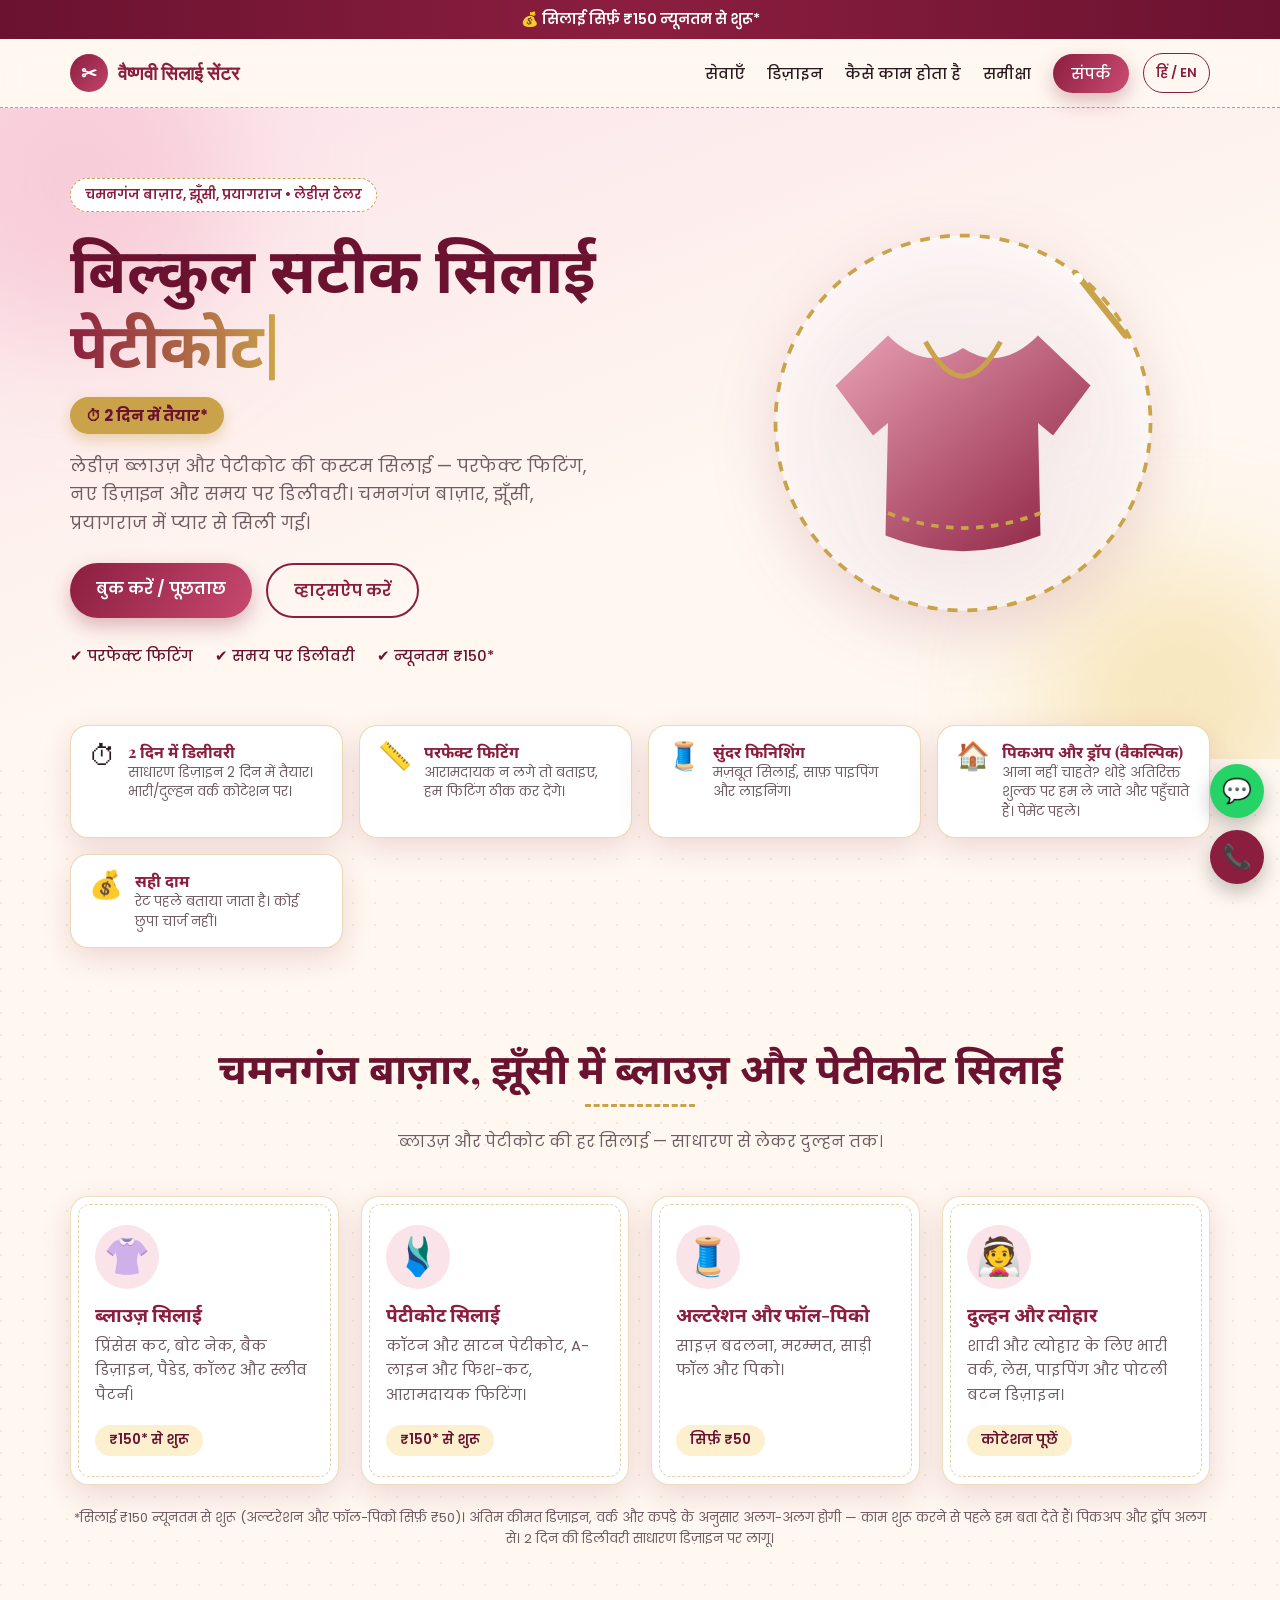
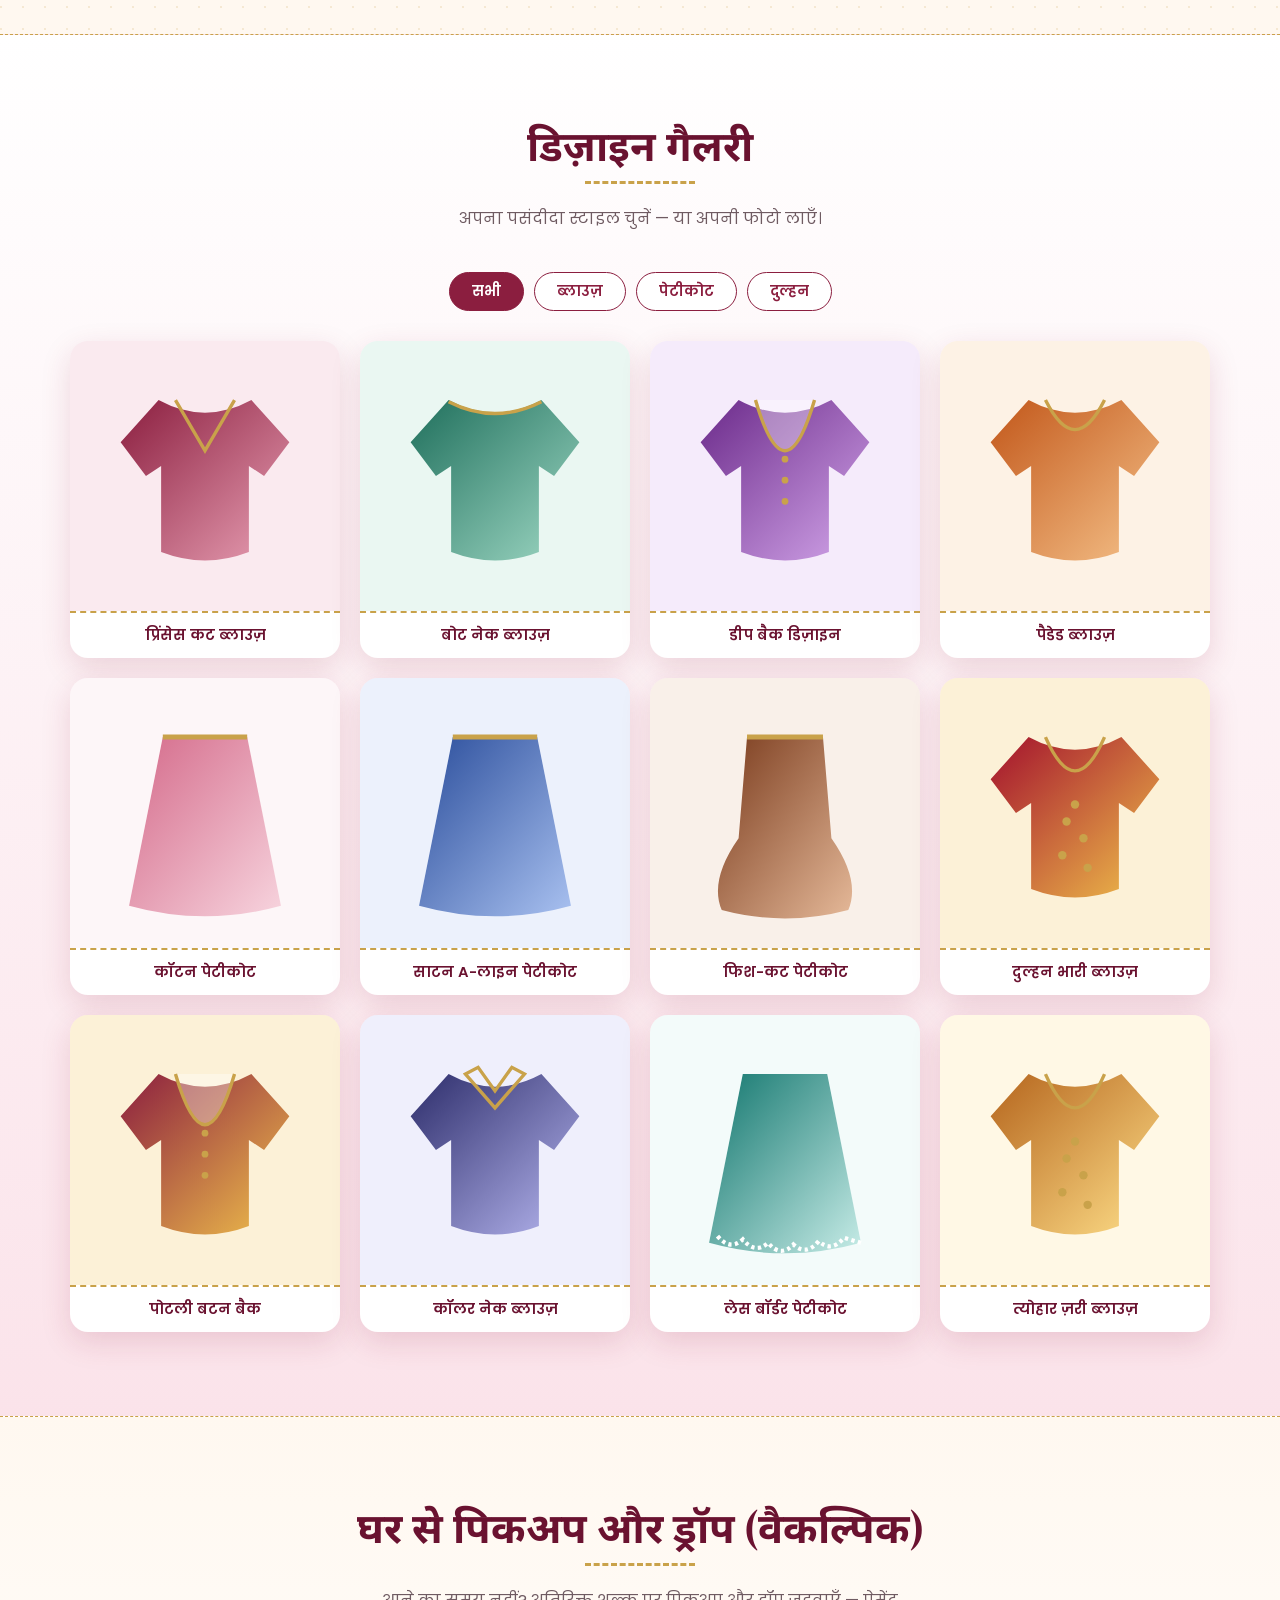
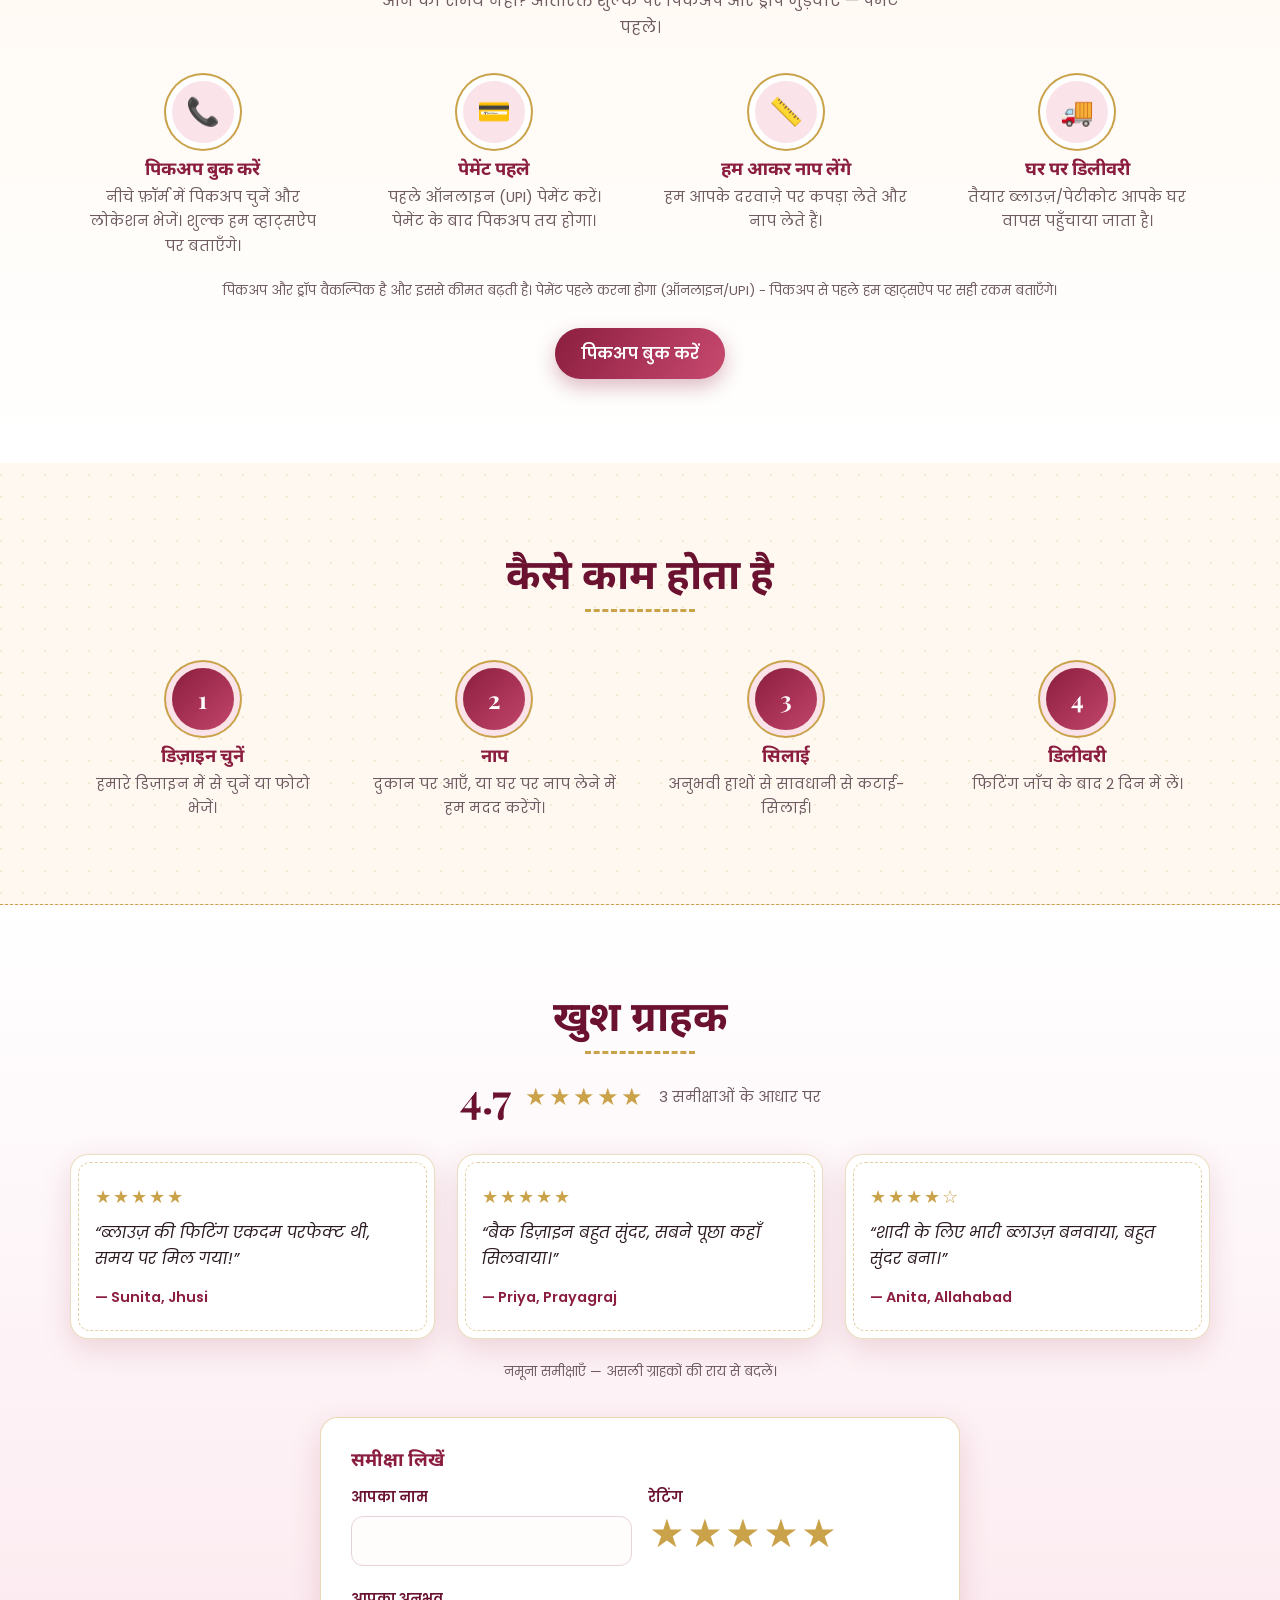
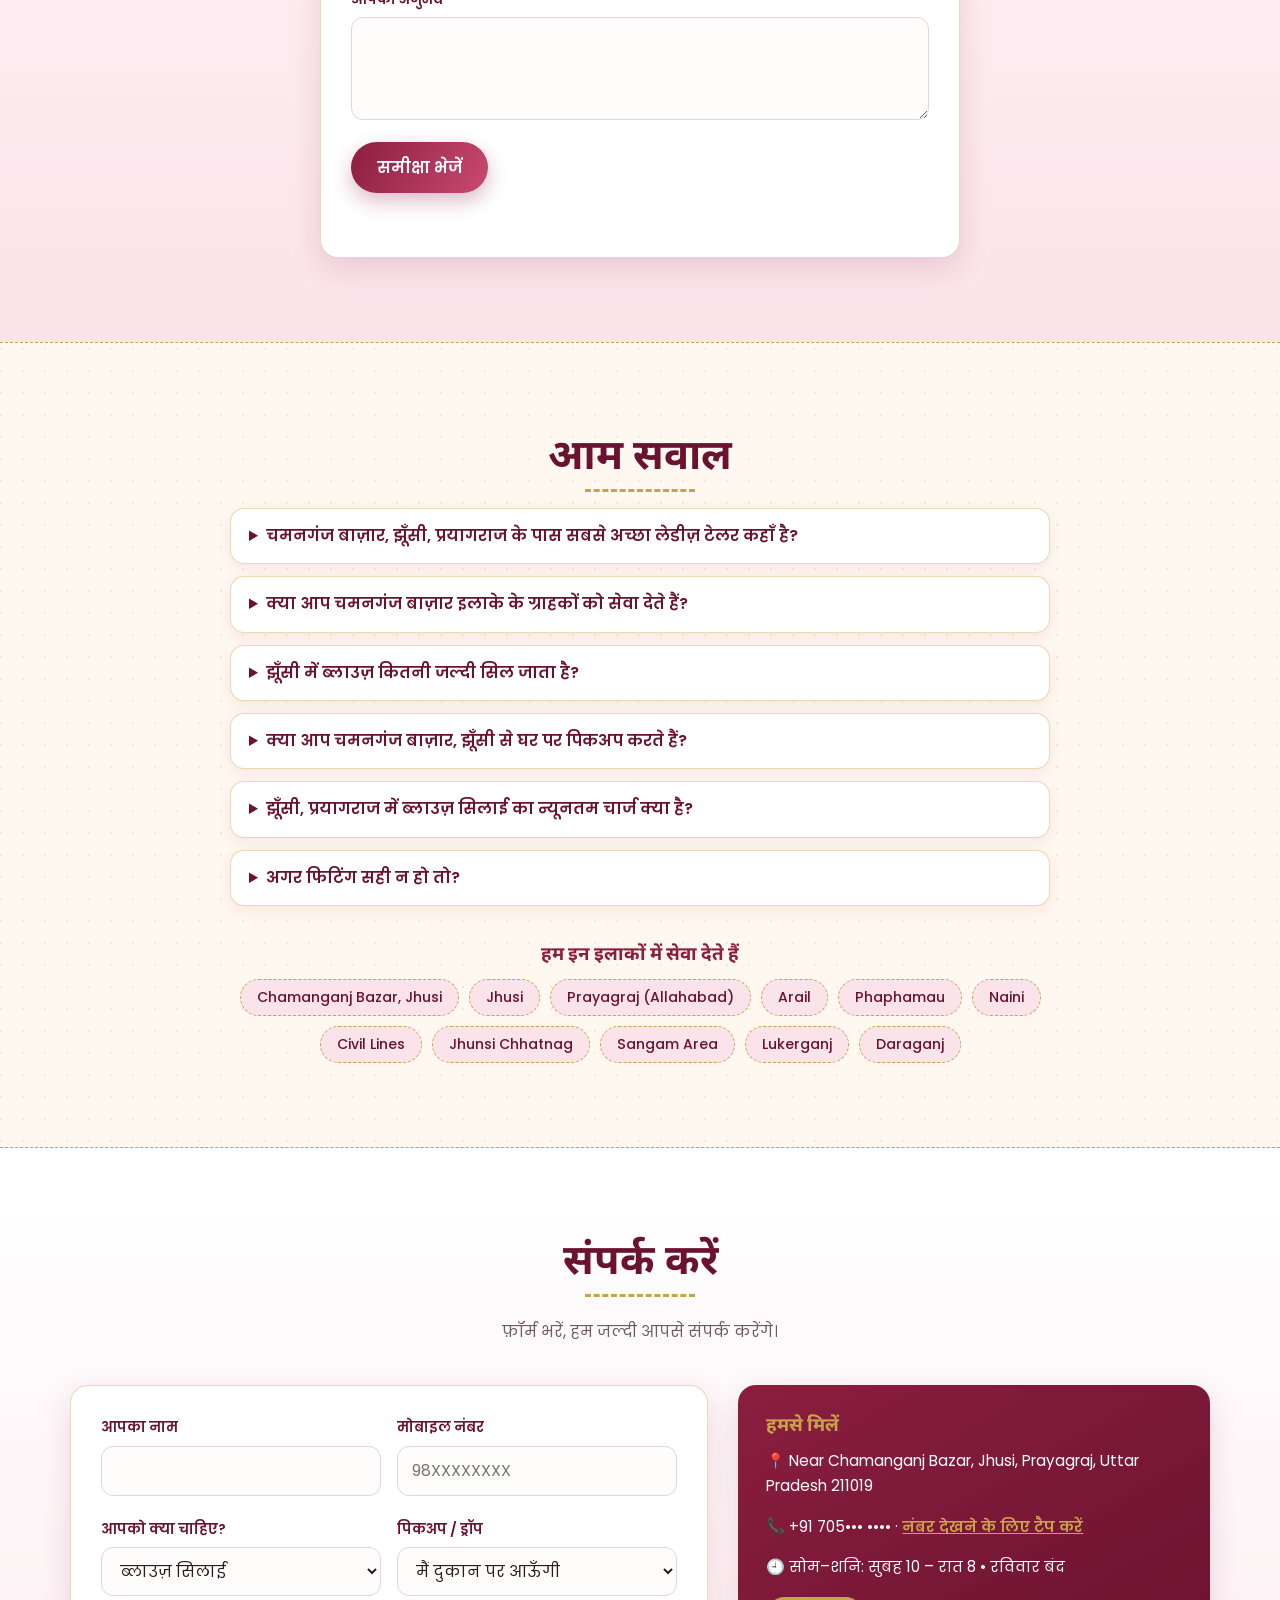
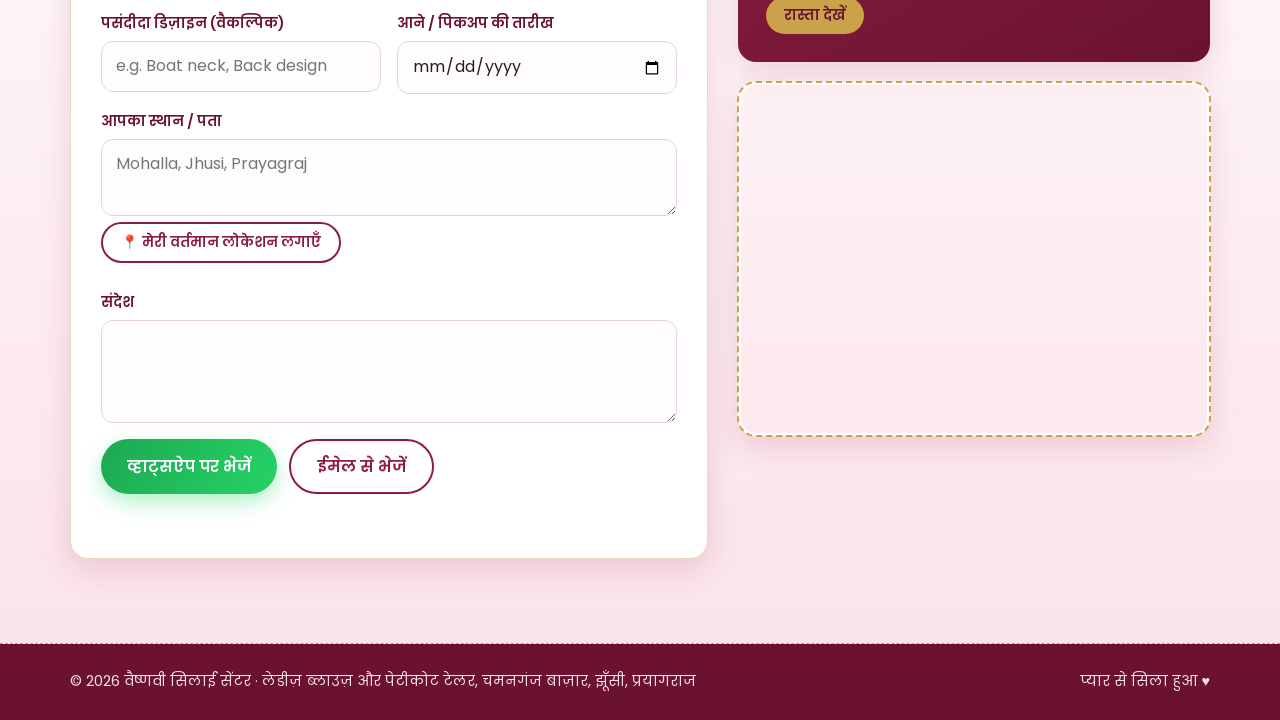
<file: index.html>
<!doctype html>
<html lang="en">
<head>
<meta charset="utf-8">
<meta name="viewport" content="width=device-width, initial-scale=1">
<title>Ladies Blouse &amp; Petticoat Tailor in Chamanganj Bazar, Jhusi Prayagraj | 2-Day Delivery – Vaishnavi Silai Centre</title>
<meta name="description" content="Vaishnavi Silai Centre – ladies blouse and petticoat stitching in Chamanganj Bazar, Jhusi, Prayagraj (Allahabad). Perfect fitting, latest designs, 2-day delivery on regular orders, optional home pickup &amp; drop. झूँसी चमनगंज बाज़ार में ब्लाउज़ सिलाई।">
<meta name="keywords" content="ladies tailor Chamanganj Bazar Jhusi, blouse stitching Chamanganj Jhusi, petticoat stitching Prayagraj, silai centre Jhusi, tailor near Chamanganj Bazar, blouse silai Prayagraj, ladies tailor Jhusi Prayagraj, blouse stitching near me Jhusi, झूँसी टेलर, चमनगंज बाज़ार सिलाई, ब्लाउज़ सिलाई प्रयागराज, वैष्णवी सिलाई सेंटर, चमनगंज झूँसी दर्ज़ी">
<link rel="canonical" href="https://vaishnavisilai.github.io/silai-centre/">
<link rel="alternate" hreflang="en" href="https://vaishnavisilai.github.io/silai-centre/">
<link rel="alternate" hreflang="hi" href="https://vaishnavisilai.github.io/silai-centre/">
<link rel="alternate" hreflang="x-default" href="https://vaishnavisilai.github.io/silai-centre/">
<meta name="geo.region" content="IN-UP">
<meta name="geo.placename" content="Jhusi, Prayagraj">
<meta name="geo.position" content="25.4358;81.9450">
<meta name="ICBM" content="25.4358, 81.9450">
<meta name="theme-color" content="#8b1e3f">
<meta name="google-site-verification" content="2ILCd9560xyqeHy0y7p662bYOQNLNjGc3cf83dv7PP0" />
<meta property="og:type" content="website">
<meta property="og:locale" content="en_IN">
<meta property="og:title" content="Ladies Blouse &amp; Petticoat Tailor in Chamanganj Bazar, Jhusi Prayagraj – 2-Day Delivery">
<meta property="og:description" content="Perfect-fit blouse and petticoat stitching near Chamanganj Bazar, Jhusi, Prayagraj. See designs and contact us. Regular orders ready in 2 days.">
<meta property="og:url" content="https://vaishnavisilai.github.io/silai-centre/">
<meta name="twitter:card" content="summary">
<link rel="icon" href="data:image/svg+xml,%3Csvg xmlns='http://www.w3.org/2000/svg' viewBox='0 0 100 100'%3E%3Ctext y='.9em' font-size='90'%3E✂%3C/text%3E%3C/svg%3E">

<!-- Structured data for Google local results. Deliberately has NO phone number. Update address/geo/url. -->
<script type="application/ld+json">
{
  "@context": "https://schema.org",
  "@type": "Tailor",
  "name": "Vaishnavi Silai Centre",
  "description": "Ladies blouse and petticoat stitching, alteration and bridal blouses near Chamanganj Bazar, Jhusi, Prayagraj. 2-day delivery on regular orders.",
  "url": "https://vaishnavisilai.github.io/silai-centre/",
  "address": {
    "@type": "PostalAddress",
    "streetAddress": "Near Chamanganj Bazar, Jhusi",
    "addressLocality": "Prayagraj",
    "addressRegion": "Uttar Pradesh",
    "postalCode": "211019",
    "addressCountry": "IN"
  },
  "geo": { "@type": "GeoCoordinates", "latitude": 25.4358, "longitude": 81.9450 },
  "areaServed": ["Chamanganj Bazar", "Jhusi", "Prayagraj", "Allahabad", "Arail", "Phaphamau", "Naini", "Civil Lines", "Jhunsi Chhatnag", "Sangam Area", "Lukerganj"],
  "priceRange": "₹₹",
  "openingHoursSpecification": [{
    "@type": "OpeningHoursSpecification",
    "dayOfWeek": ["Monday", "Tuesday", "Wednesday", "Thursday", "Friday", "Saturday"],
    "opens": "10:00", "closes": "20:00"
  }],
  "makesOffer": [
    { "@type": "Offer", "itemOffered": { "@type": "Service", "name": "Ladies blouse stitching" } },
    { "@type": "Offer", "itemOffered": { "@type": "Service", "name": "Petticoat stitching" } },
    { "@type": "Offer", "itemOffered": { "@type": "Service", "name": "Blouse alteration" } }
  ]
}
</script>

<link rel="preconnect" href="https://fonts.googleapis.com">
<link rel="preconnect" href="https://fonts.gstatic.com" crossorigin>
<link href="https://fonts.googleapis.com/css2?family=Noto+Sans+Devanagari:wght@400;600;700&family=Playfair+Display:wght@600;700&family=Poppins:wght@400;500;600&display=swap" rel="stylesheet">
<link rel="stylesheet" href="css/style.css">
</head>
<body>

<div class="announce" id="announce" aria-live="polite"><span id="announceText"></span></div>

<header class="site-header" id="top">
  <div class="container nav">
    <a href="#top" class="brand"><span class="brand-icon">✂</span><span data-config="name">Vaishnavi Silai Centre</span></a>
    <nav class="menu" id="menu" aria-label="Main">
      <a href="#services" data-i18n="nav_services">Services</a>
      <a href="#designs" data-i18n="nav_designs">Designs</a>
      <a href="#process" data-i18n="nav_process">How it works</a>
      <a href="#reviews" data-i18n="nav_reviews">Reviews</a>
      <a href="#contact" class="btn btn-small" data-i18n="nav_contact">Contact</a>
    </nav>
    <button class="lang-toggle" id="langToggle" aria-label="Change language">हिं / EN</button>
    <button class="burger" id="burger" aria-label="Menu" aria-expanded="false"><span></span><span></span><span></span></button>
  </div>
</header>

<main>
<!-- HERO -->
<section class="hero">
  <div class="blob b1"></div><div class="blob b2"></div>
  <div class="container hero-grid">
    <div class="hero-text reveal">
      <p class="eyebrow" data-i18n="hero_eyebrow">Jhusi, Prayagraj • Ladies Tailor</p>
      <h1><span data-i18n="hero_title">Perfectly stitched</span><br><span class="typed-wrap"><span id="typed" class="typed"></span><span class="caret">|</span></span></h1>
      <p class="badge" data-i18n="hero_badge">⏱ Ready in 2 days*</p>
      <p class="lead" data-i18n="hero_lead">Custom ladies blouses and petticoats with perfect fitting, trendy designs and on-time delivery — stitched with love in Jhusi.</p>
      <div class="cta-row">
        <a href="#contact" class="btn" data-i18n="cta_enquire">Book / Enquire</a>
        <a href="#contact" class="btn btn-ghost" data-wa data-i18n="cta_wa">WhatsApp us</a>
      </div>
      <ul class="trust">
        <li>✔ <span data-i18n="trust1">Perfect fitting</span></li>
        <li>✔ <span data-i18n="trust2">On-time delivery</span></li>
        <li>✔ <span data-i18n="trust3">Minimum ₹150*</span></li>
      </ul>
    </div>
    <div class="hero-art reveal" aria-hidden="true">
      <svg viewBox="0 0 320 320" class="hero-svg">
        <defs><linearGradient id="hg" x1="0" y1="0" x2="1" y2="1"><stop offset="0" stop-color="#e8a0b4"/><stop offset="1" stop-color="#8b1e3f"/></linearGradient></defs>
        <circle cx="160" cy="160" r="150" fill="#fff" opacity=".6"/>
        <circle cx="160" cy="160" r="150" fill="none" stroke="#c9a24a" stroke-width="3" stroke-dasharray="8 8"/>
        <path d="M100 90 Q130 120 160 100 Q190 120 220 90 L262 130 L232 170 L220 160 L222 250 Q160 275 98 250 L100 160 L88 170 L58 130 Z" fill="url(#hg)"/>
        <path d="M130 95 Q160 150 190 95" fill="none" stroke="#c9a24a" stroke-width="4"/>
        <path d="M100 232 Q160 256 222 232" fill="none" stroke="#c9a24a" stroke-width="3" stroke-dasharray="6 6"/>
        <g class="needle"><line x1="250" y1="40" x2="290" y2="90" stroke="#c9a24a" stroke-width="5" stroke-linecap="round"/><circle cx="252" cy="44" r="4" fill="#fff"/></g>
      </svg>
    </div>
  </div>
</section>

<!-- PROMISES -->
<section class="promises" aria-label="Our promises">
  <div class="container">
    <div class="promise-grid" id="promiseGrid"></div>
  </div>
</section>

<!-- SERVICES -->
<section id="services" class="section">
  <div class="container">
    <h2 class="section-title reveal" data-i18n="services_title">Blouse &amp; Petticoat Stitching in Chamanganj Bazar, Jhusi</h2>
    <p class="section-sub reveal" data-i18n="services_sub">Everything for your blouse and petticoat — from simple to bridal.</p>
    <div class="cards" id="servicesGrid"></div>
    <p class="note reveal" data-i18n="price_note">*Indicative prices; final price depends on design and fabric. 2-day delivery applies to regular designs.</p>
  </div>
</section>

<!-- DESIGNS -->
<section id="designs" class="section alt">
  <div class="container">
    <h2 class="section-title reveal" data-i18n="designs_title">Design Showcase</h2>
    <p class="section-sub reveal" data-i18n="designs_sub">Pick a style you love — or bring your own picture.</p>
    <div class="filters reveal" role="tablist">
      <button class="chip active" data-filter="all" data-i18n="f_all">All</button>
      <button class="chip" data-filter="blouse" data-i18n="f_blouse">Blouse</button>
      <button class="chip" data-filter="petticoat" data-i18n="f_petti">Petticoat</button>
      <button class="chip" data-filter="bridal" data-i18n="f_bridal">Bridal</button>
    </div>
    <div class="gallery" id="gallery"></div>
  </div>
</section>

<!-- PICKUP & DROP -->
<section id="pickup-section" class="section pickup-sec">
  <div class="container">
    <h2 class="section-title reveal" data-i18n="pickup_title">Pickup &amp; Drop at Your Home (Optional)</h2>
    <p class="section-sub reveal" data-i18n="pickup_sub">No time to visit? Add pickup &amp; drop for an extra charge — payment first.</p>
    <div class="steps" id="pickupSteps"></div>
    <p class="note reveal" id="pickupNote"></p>
    <p class="center reveal"><a href="#contact" class="btn" data-pickup-cta data-i18n="pickup_cta">Book pickup</a></p>
  </div>
</section>

<!-- PROCESS -->
<section id="process" class="section">
  <div class="container">
    <h2 class="section-title reveal" data-i18n="process_title">How it works</h2>
    <div class="steps">
      <div class="step reveal"><span>1</span><h3 data-i18n="p1_t">Choose design</h3><p data-i18n="p1_d">Select from our designs or share a photo.</p></div>
      <div class="step reveal"><span>2</span><h3 data-i18n="p2_t">Measurement</h3><p data-i18n="p2_d">Visit us, or we guide you for home measurement.</p></div>
      <div class="step reveal"><span>3</span><h3 data-i18n="p3_t">Stitching</h3><p data-i18n="p3_d">Careful cutting and stitching by experienced hands.</p></div>
      <div class="step reveal"><span>4</span><h3 data-i18n="p4_t">Delivery</h3><p data-i18n="p4_d">Collect in 2 days after a final fitting check.</p></div>
    </div>
  </div>
</section>

<!-- REVIEWS -->
<section id="reviews" class="section alt">
  <div class="container">
    <h2 class="section-title reveal" data-i18n="reviews_title">Happy Customers</h2>
    <div class="rating-summary reveal" id="ratingSummary" aria-live="polite"></div>
    <div class="cards three" id="reviewsGrid"></div>
    <p class="note reveal" id="sampleNote" data-i18n="sample_note">Sample reviews — replace with real customer feedback.</p>

    <form id="reviewForm" class="form review-form reveal" novalidate>
      <h3 class="full" data-i18n="rv_title">Write a review</h3>
      <div class="field"><label for="rvName" data-i18n="l_name">Your name</label><input id="rvName" name="name" autocomplete="name"><small class="err"></small></div>
      <div class="field"><span class="lbl" id="rvRatingLbl" data-i18n="rv_rating">Rating</span>
        <div class="star-input" role="radiogroup" aria-labelledby="rvRatingLbl">
          <input type="radio" name="rating" id="st5" value="5" checked><label for="st5" title="5">★</label>
          <input type="radio" name="rating" id="st4" value="4"><label for="st4" title="4">★</label>
          <input type="radio" name="rating" id="st3" value="3"><label for="st3" title="3">★</label>
          <input type="radio" name="rating" id="st2" value="2"><label for="st2" title="2">★</label>
          <input type="radio" name="rating" id="st1" value="1"><label for="st1" title="1">★</label>
        </div></div>
      <div class="field full"><label for="rvText" data-i18n="rv_text">Your experience</label><textarea id="rvText" name="text" rows="3"></textarea><small class="err"></small></div>
      <input class="hp" type="text" name="website" tabindex="-1" autocomplete="off" aria-hidden="true">
      <div class="form-actions full"><button type="submit" class="btn" data-i18n="rv_send">Submit review</button></div>
      <p class="status full" id="rvStatus" role="status" aria-live="polite"></p>
    </form>
  </div>
</section>

<!-- FAQ + AREAS -->
<section id="faq" class="section">
  <div class="container narrow">
    <h2 class="section-title reveal" data-i18n="faq_title">Common Questions</h2>
    <div id="faqList"></div>
    <h3 class="areas-title reveal" data-i18n="areas_title">Areas we serve</h3>
    <div class="areas" id="areas"></div>
  </div>
</section>

<!-- CONTACT -->
<section id="contact" class="section alt">
  <div class="container">
    <h2 class="section-title reveal" data-i18n="contact_title">Contact Us</h2>
    <p class="section-sub reveal" data-i18n="contact_sub">Fill the form and we will get back to you quickly.</p>
    <div class="contact-grid">
      <form id="enquiry" class="form reveal" novalidate>
        <div class="field"><label for="name" data-i18n="l_name">Your name</label><input id="name" name="name" required autocomplete="name"><small class="err"></small></div>
        <div class="field"><label for="phone" data-i18n="l_phone">Mobile number</label><input id="phone" name="phone" type="tel" inputmode="numeric" maxlength="10" placeholder="98XXXXXXXX" required autocomplete="tel-national"><small class="err"></small></div>
        <div class="field"><label for="service" data-i18n="l_service">What do you need?</label>
          <select id="service" name="service">
            <option value="Blouse" data-i18n="o_blouse">Blouse stitching</option>
            <option value="Petticoat" data-i18n="o_petti">Petticoat stitching</option>
            <option value="Blouse + Petticoat" data-i18n="o_both">Blouse + Petticoat</option>
            <option value="Alteration" data-i18n="o_alt">Alteration</option>
            <option value="Bridal" data-i18n="o_bridal">Bridal / Festive</option>
          </select></div>
        <div class="field"><label for="pickup" data-i18n="l_pickup">Pickup / drop</label>
          <select id="pickup" name="pickup">
            <option value="Visit the shop" data-i18n="pk_shop">I will visit the shop</option>
            <option value="Pickup & drop at home" data-i18n="pk_home">Pickup &amp; drop at my home (extra charge)</option>
          </select>
          <small class="hint pk-notice" id="pkNotice" data-i18n="pk_notice" hidden></small></div>
        <div class="field"><label for="design" data-i18n="l_design">Design you like (optional)</label><input id="design" name="design" placeholder="e.g. Boat neck, Back design"></div>
        <div class="field"><label for="date" data-i18n="l_date">Preferred visit / pickup date</label><input id="date" name="date" type="date"></div>
        <div class="field full"><label for="address" data-i18n="l_addr">Your location / address</label>
          <textarea id="address" name="address" rows="2" placeholder="Mohalla, Jhusi, Prayagraj"></textarea>
          <button type="button" class="btn btn-ghost btn-small" id="geoBtn" data-i18n="geo_btn">📍 Use my current location</button>
          <small id="geoStatus" class="hint"></small><small class="err"></small></div>
        <div class="field full"><label for="msg" data-i18n="l_msg">Message</label><textarea id="msg" name="message" rows="3"></textarea></div>
        <input class="hp" type="text" name="website" tabindex="-1" autocomplete="off" aria-hidden="true">
        <div class="form-actions full">
          <button type="button" class="btn wa" id="sendWa" data-i18n="send_wa">Send on WhatsApp</button>
          <button type="submit" class="btn btn-ghost" id="sendMail" data-i18n="send_mail">Send by Email</button>
        </div>
        <p id="formStatus" class="status" role="status" aria-live="polite"></p>
      </form>

      <aside class="info reveal">
        <div class="info-card">
          <h3 data-i18n="visit_us">Visit us</h3>
          <p>📍 <span data-config="address"></span></p>
          <p>📞 <button type="button" class="reveal-btn" id="revealBtn"><span id="phoneMask"></span> · <u data-i18n="tap_reveal">Tap to reveal</u></button></p>
          <p id="revealed" hidden></p>
          <p>🕘 <span data-i18n="hours">Mon–Sat: 10 AM – 8 PM • Sunday closed</span></p>
          <a class="btn btn-small" data-config-dir target="_blank" rel="noopener" href="#" data-i18n="directions">Get directions</a>
        </div>
        <div class="map"><iframe id="mapFrame" title="Map of Jhusi, Prayagraj" loading="lazy" referrerpolicy="no-referrer-when-downgrade" allowfullscreen></iframe></div>
      </aside>
    </div>
  </div>
</section>
</main>

<footer class="footer">
  <div class="container foot">
    <p>© <span id="year"></span> <span data-config="name">Vaishnavi Silai Centre</span> · <span data-i18n="foot_loc">Ladies blouse &amp; petticoat tailor, Jhusi, Prayagraj</span></p>
    <p data-i18n="foot_tag">Stitched with love ♥</p>
  </div>
</footer>

<div class="float-actions">
  <a href="#contact" data-wa class="fab fab-wa" aria-label="WhatsApp"><span aria-hidden="true">💬</span><b class="fab-t" data-i18n="fab_wa">WhatsApp</b></a>
  <a href="#contact" data-tel class="fab fab-call" aria-label="Call"><span aria-hidden="true">📞</span><b class="fab-t" data-i18n="fab_call">Call</b></a>
</div>

<div class="lightbox" id="lightbox" aria-hidden="true"><button class="lb-close" aria-label="Close">×</button><div class="lb-body" id="lbBody"></div><p id="lbCap"></p><a href="#contact" class="btn" id="lbCta" data-i18n="lb_cta">I want this design</a></div>

<script src="content.js"></script>
<script src="js/i18n.js"></script>
<script src="js/main.js"></script>
</body>
</html>
</file>
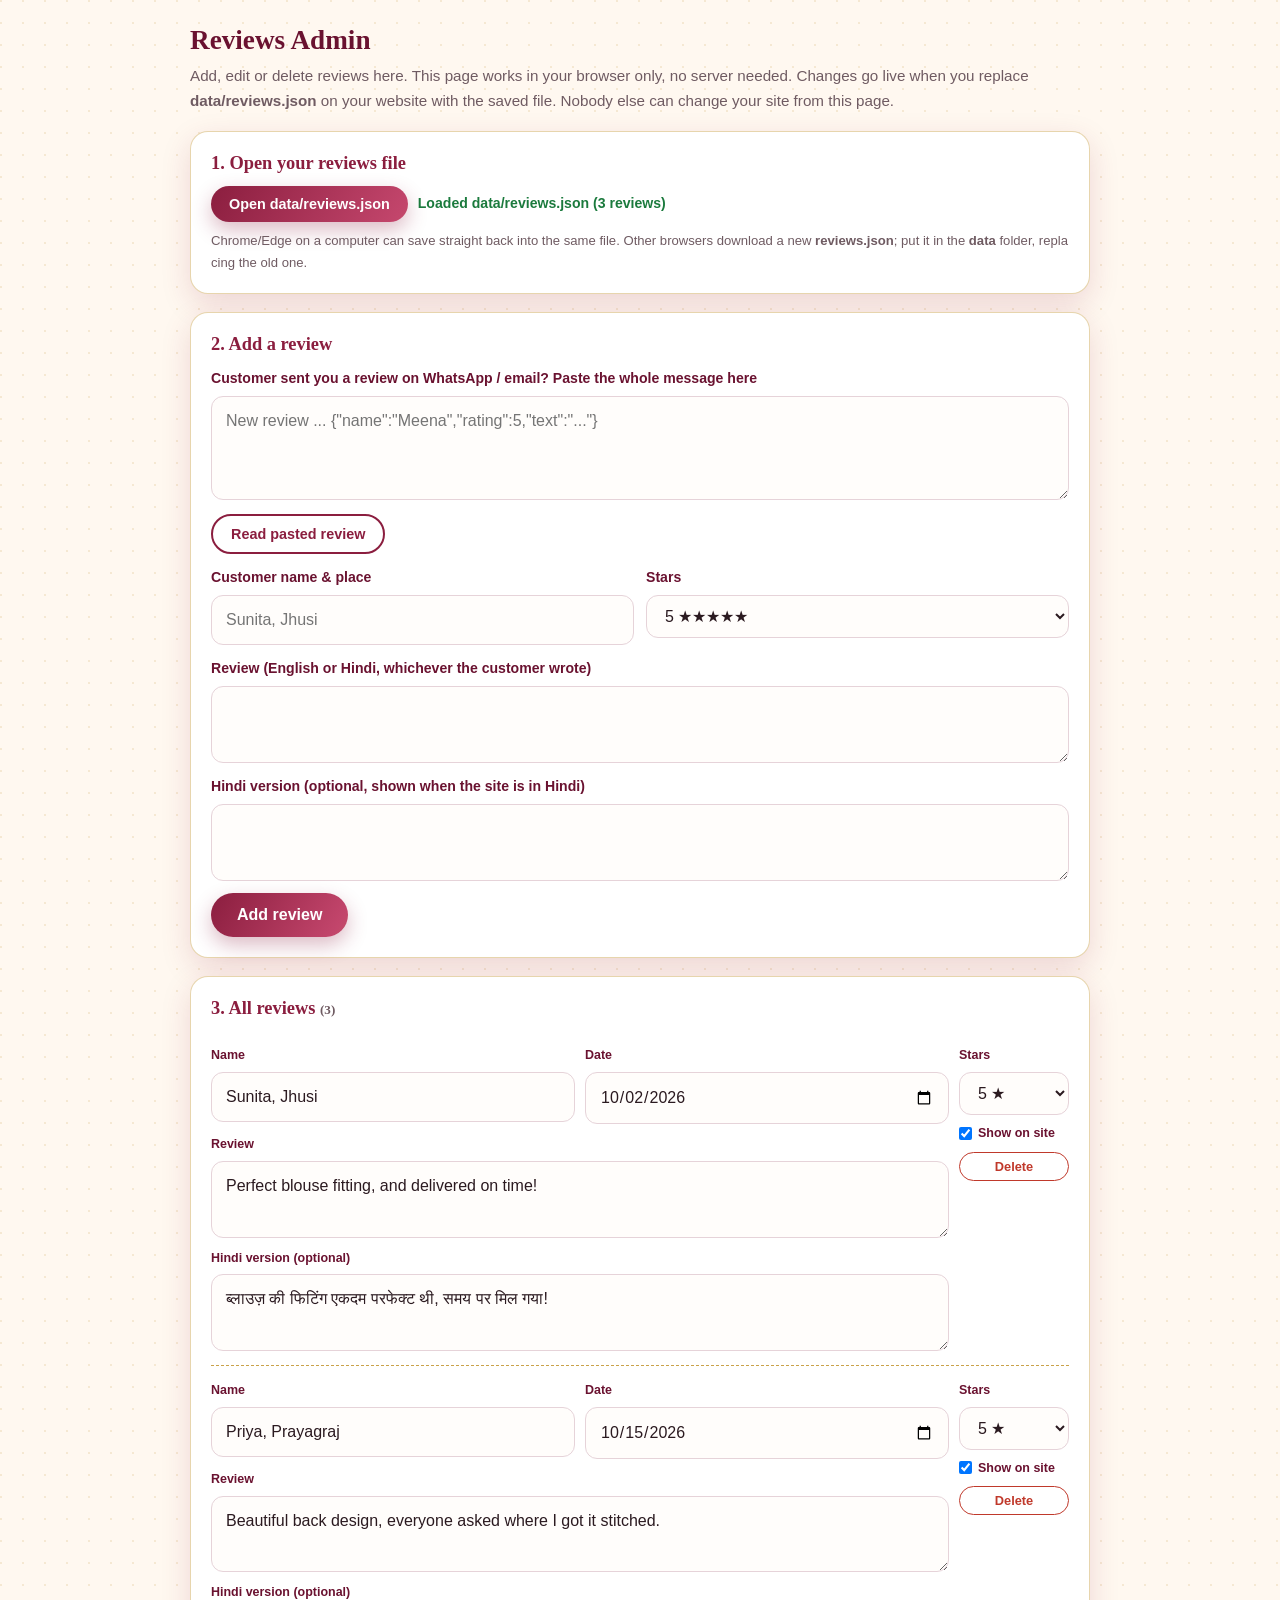
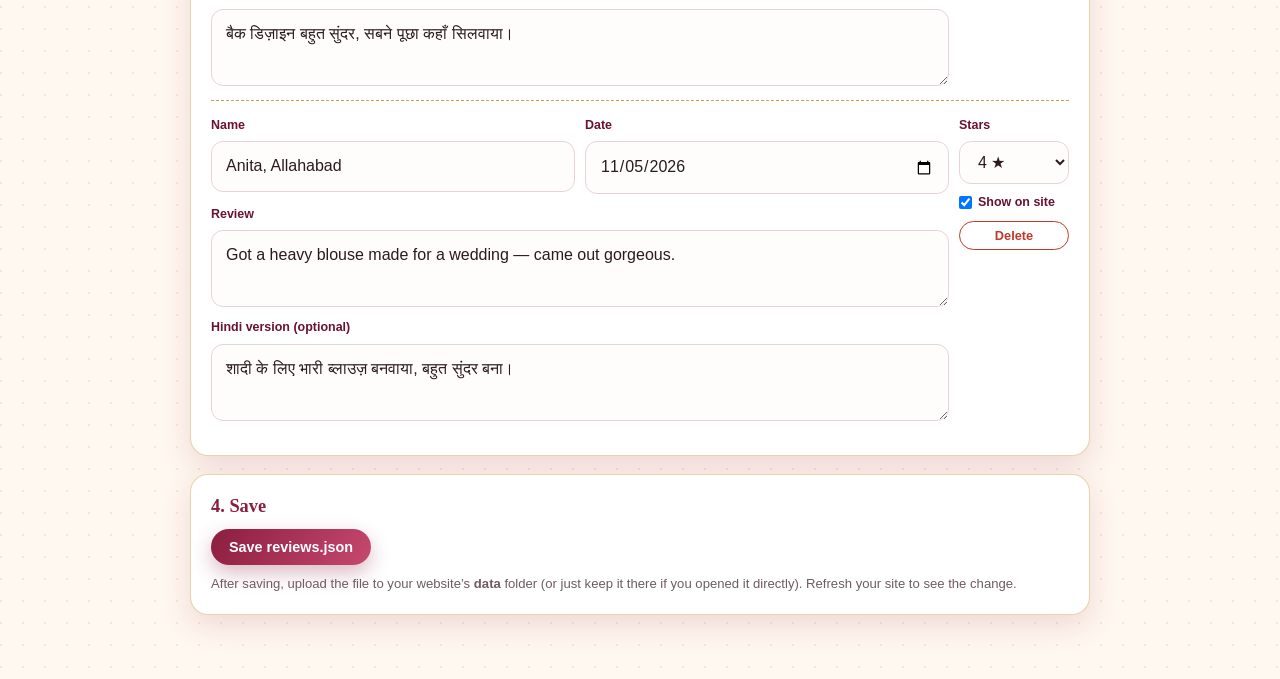
<file: admin.html>
<!doctype html>
<html lang="en">
<head>
<meta charset="utf-8">
<meta name="viewport" content="width=device-width, initial-scale=1">
<meta name="robots" content="noindex,nofollow">
<title>Vaishnavi Silai Centre</title>
<link rel="stylesheet" href="css/style.css">
<style>
  body{padding-bottom:40px}
  .wrap{width:min(900px,100% - 28px);margin:24px auto}
  h1{font-size:1.7rem;color:var(--maroon-d);margin-bottom:6px}
  .lead{margin:0 0 18px;max-width:none;font-size:.95rem}
  .panel{background:#fff;border:1px solid rgba(201,162,74,.45);border-radius:var(--r);padding:20px;box-shadow:var(--shadow);margin-bottom:18px}
  .panel h2{font-size:1.15rem;color:var(--maroon);margin-bottom:12px}
  .bar{display:flex;flex-wrap:wrap;gap:10px;align-items:center}
  .bar .btn{padding:10px 18px;font-size:.9rem}
  .state{font-size:.88rem;font-weight:600;color:var(--muted)}
  .state.dirty{color:#b45309}.state.ok{color:#1b7a3d}
  .row{display:grid;grid-template-columns:1fr 110px;gap:10px;padding:14px 0;border-top:1px dashed var(--gold)}
  .row:first-of-type{border-top:0}
  .row .cols{display:grid;grid-template-columns:1fr 1fr;gap:10px;min-width:0}
  .row label{font-size:.78rem}
  .row .side{display:flex;flex-direction:column;gap:8px}
  .row .full{grid-column:1/-1}
  .del{background:none;border:1.5px solid #c0392b;color:#c0392b;border-radius:99px;padding:6px 10px;cursor:pointer;font:600 .8rem 'Poppins',sans-serif}
  .del:hover{background:#c0392b;color:#fff}
  .chk{display:flex;gap:6px;align-items:center;font-size:.82rem;font-weight:600}
  .chk input{width:auto}
  .add{display:grid;grid-template-columns:1fr 1fr;gap:12px}
  .add .full{grid-column:1/-1}
  .hint{color:var(--muted);font-size:.82rem}
  .empty{color:var(--muted);padding:12px 0}
  @media (max-width:640px){.row,.row .cols,.add{grid-template-columns:1fr}}
</style>
</head>
<body>
<div class="wrap">
  <h1>Reviews Admin</h1>
  <p class="lead">Add, edit or delete reviews here. This page works in your browser only, no server needed. Changes go live when you replace <b>data/reviews.json</b> on your website with the saved file. Nobody else can change your site from this page.</p>

  <div class="panel">
    <h2>1. Open your reviews file</h2>
    <div class="bar">
      <button class="btn" id="openBtn" type="button">Open data/reviews.json</button>
      <input type="file" id="fileIn" accept=".json,application/json" hidden>
      <span class="state" id="fileState">Loading…</span>
    </div>
    <p class="hint" style="margin-top:8px">Chrome/Edge on a computer can save straight back into the same file. Other browsers download a new <b>reviews.json</b>; put it in the <b>data</b> folder, replacing the old one.</p>
  </div>

  <div class="panel">
    <h2>2. Add a review</h2>
    <div class="field full" style="margin-bottom:12px">
      <label for="pasteBox">Customer sent you a review on WhatsApp / email? Paste the whole message here</label>
      <textarea id="pasteBox" rows="3" placeholder='New review ... {"name":"Meena","rating":5,"text":"..."}'></textarea>
      <div class="bar" style="margin-top:8px"><button class="btn btn-ghost btn-small" id="pasteBtn" type="button">Read pasted review</button><span class="hint" id="pasteMsg"></span></div>
    </div>
    <div class="add">
      <div class="field"><label for="aName">Customer name &amp; place</label><input id="aName" placeholder="Sunita, Jhusi"></div>
      <div class="field"><label for="aRating">Stars</label>
        <select id="aRating"><option value="5">5 ★★★★★</option><option value="4">4 ★★★★☆</option><option value="3">3 ★★★☆☆</option><option value="2">2 ★★☆☆☆</option><option value="1">1 ★☆☆☆☆</option></select></div>
      <div class="field full"><label for="aText">Review (English or Hindi, whichever the customer wrote)</label><textarea id="aText" rows="2"></textarea></div>
      <div class="field full"><label for="aHi">Hindi version (optional, shown when the site is in Hindi)</label><textarea id="aHi" rows="2"></textarea></div>
      <div class="full"><button class="btn" id="addBtn" type="button">Add review</button> <span class="hint" id="addMsg"></span></div>
    </div>
  </div>

  <div class="panel">
    <h2>3. All reviews <span class="hint" id="count"></span></h2>
    <div id="list"></div>
  </div>

  <div class="panel">
    <h2>4. Save</h2>
    <div class="bar">
      <button class="btn" id="saveBtn" type="button">Save reviews.json</button>
      <span class="state" id="saveState"></span>
    </div>
    <p class="hint" style="margin-top:8px">After saving, upload the file to your website’s <b>data</b> folder (or just keep it there if you opened it directly). Refresh your site to see the change.</p>
  </div>
</div>

<script>
const $ = (s, r = document) => r.querySelector(s);
const esc = s => String(s ?? "").replace(/[&<>"']/g, c => ({ "&": "&amp;", "<": "&lt;", ">": "&gt;", '"': "&quot;", "'": "&#39;" }[c]));
let db = { reviewsAreSamples: false, reviews: [] };
let handle = null, dirty = false;

const setDirty = v => { dirty = v; const s = $("#saveState"); s.textContent = v ? "Unsaved changes" : ""; s.className = "state" + (v ? " dirty" : ""); };
window.addEventListener("beforeunload", e => { if (dirty) { e.preventDefault(); e.returnValue = ""; } });

function textOf(r, k) { return typeof r.text === "string" ? (k === "en" ? r.text : "") : ((r.text && r.text[k]) || ""); }
function render() {
  const list = $("#list");
  $("#count").textContent = db.reviews.length ? `(${db.reviews.length})` : "";
  if (!db.reviews.length) { list.innerHTML = '<p class="empty">No reviews yet. Add one above.</p>'; return; }
  list.innerHTML = db.reviews.map((r, i) => `
    <div class="row" data-i="${i}">
      <div class="cols">
        <div class="field"><label>Name</label><input data-f="name" value="${esc(r.name)}"></div>
        <div class="field"><label>Date</label><input data-f="date" type="date" value="${esc(r.date || "")}"></div>
        <div class="field full"><label>Review</label><textarea data-f="en" rows="2">${esc(typeof r.text === "string" ? r.text : (r.text && r.text.en) || "")}</textarea></div>
        <div class="field full"><label>Hindi version (optional)</label><textarea data-f="hi" rows="2">${esc(typeof r.text === "string" ? "" : (r.text && r.text.hi) || "")}</textarea></div>
      </div>
      <div class="side">
        <div class="field"><label>Stars</label><select data-f="rating">${[5,4,3,2,1].map(n => `<option value="${n}"${+r.rating === n ? " selected" : ""}>${n} ★</option>`).join("")}</select></div>
        <label class="chk"><input type="checkbox" data-f="approved"${r.approved === false ? "" : " checked"}> Show on site</label>
        <button class="del" type="button" data-del="${i}">Delete</button>
      </div>
    </div>`).join("");
}

$("#list").addEventListener("input", e => {
  const row = e.target.closest(".row"); if (!row || !e.target.dataset.f) return;
  const r = db.reviews[+row.dataset.i], f = e.target.dataset.f;
  if (f === "name" || f === "date") r[f] = e.target.value;
  else if (f === "rating") r.rating = +e.target.value;
  else if (f === "approved") { if (e.target.checked) delete r.approved; else r.approved = false; }
  else {                                   // review text (en / hi)
    const en = f === "en" ? e.target.value : textOf(r, "en"), hi = f === "hi" ? e.target.value : textOf(r, "hi");
    r.text = hi.trim() ? { en, hi } : en;
  }
  setDirty(true);
});
$("#list").addEventListener("click", e => {
  const b = e.target.closest("[data-del]"); if (!b) return;
  const i = +b.dataset.del;
  if (b.dataset.sure !== "1") { b.dataset.sure = "1"; b.textContent = "Sure? Tap again"; setTimeout(() => { b.dataset.sure = ""; b.textContent = "Delete"; }, 3000); return; }
  db.reviews.splice(i, 1); setDirty(true); render();
});

function addReview(name, rating, en, hi) {
  name = name.trim(); en = en.trim(); rating = Math.round(+rating);
  if (name.length < 2 || en.length < 3 || !(rating >= 1 && rating <= 5)) return false;
  const id = Date.now().toString(36);
  db.reviews.push({ id, name, rating, text: hi.trim() ? { en, hi: hi.trim() } : en, date: new Date().toISOString().slice(0, 10) });
  db.reviewsAreSamples = false;           // you now have a real review: hide the "sample" note
  setDirty(true); render(); return true;
}
$("#addBtn").addEventListener("click", () => {
  const ok = addReview($("#aName").value, $("#aRating").value, $("#aText").value, $("#aHi").value);
  $("#addMsg").textContent = ok ? "Added ✔ (remember to Save)" : "Please fill name and review.";
  if (ok) { $("#aName").value = $("#aText").value = $("#aHi").value = ""; }
});
$("#pasteBtn").addEventListener("click", () => {
  const t = $("#pasteBox").value, msg = $("#pasteMsg"); let o = null;
  const a = t.indexOf("{"), z = t.lastIndexOf("}");
  if (a >= 0 && z > a) { try { o = JSON.parse(t.slice(a, z + 1)); } catch (e) {} }
  if (!o) {                                   // fall back to "Name: / Rating: " lines
    const g = k => (t.match(new RegExp(k + "\\s*:\\s*(.+)", "i")) || [])[1];
    const text = t.split("\n").filter(l => l.trim() && !/^(new review|name|rating)\b/i.test(l) && !l.includes("{")).join(" ");
    if (g("name")) o = { name: g("name"), rating: parseInt(g("rating")) || 5, text };
  }
  if (!o || !o.name || !(o.text || o.review)) { msg.textContent = "Could not read it. Fill the form below instead."; return; }
  $("#aName").value = o.name; $("#aRating").value = String(Math.min(5, Math.max(1, +o.rating || 5))); $("#aText").value = o.text || o.review;
  $("#pasteBox").value = ""; msg.textContent = "Filled below. Check it, then press Add review.";
});

/* ---- file open / save ---- */
function load(json, label) {
  try {
    const j = typeof json === "string" ? JSON.parse(json) : json;
    db = { reviewsAreSamples: !!j.reviewsAreSamples, reviews: Array.isArray(j.reviews) ? j.reviews : [] };
    $("#fileState").textContent = label + " (" + db.reviews.length + " reviews)"; $("#fileState").className = "state ok";
    setDirty(false); render();
  } catch (e) { $("#fileState").textContent = "That file is not a valid reviews.json"; $("#fileState").className = "state dirty"; }
}
fetch("data/reviews.json", { cache: "no-store" }).then(r => r.ok ? r.text() : Promise.reject()).then(t => load(t, "Loaded data/reviews.json"))
  .catch(() => { $("#fileState").textContent = "Not loaded. Press “Open data/reviews.json”."; render(); });

$("#openBtn").addEventListener("click", async () => {
  if (window.showOpenFilePicker) {
    try {
      [handle] = await showOpenFilePicker({ types: [{ description: "JSON", accept: { "application/json": [".json"] } }] });
      load(await (await handle.getFile()).text(), "Opened " + handle.name); return;
    } catch (e) { handle = null; if (e.name === "AbortError") return; }
  }
  $("#fileIn").click();
});
$("#fileIn").addEventListener("change", async e => { const f = e.target.files[0]; if (f) { handle = null; load(await f.text(), "Opened " + f.name); } });

$("#saveBtn").addEventListener("click", async () => {
  const text = JSON.stringify(db, null, 2) + "\n", st = $("#saveState");
  if (handle) {
    try { const w = await handle.createWritable(); await w.write(text); await w.close(); setDirty(false); st.textContent = "Saved to " + handle.name + " ✔"; st.className = "state ok"; return; }
    catch (e) { /* fall through to download */ }
  }
  const a = document.createElement("a");
  a.href = URL.createObjectURL(new Blob([text], { type: "application/json" })); a.download = "reviews.json";
  document.body.appendChild(a); a.click(); a.remove();
  setDirty(false); st.textContent = "Downloaded reviews.json. Put it in the data folder."; st.className = "state ok";
});
render();
</script>
</body>
</html>
</file>
<file: css/style.css>
:root{
  --maroon:#8b1e3f; --maroon-d:#6a1230; --gold:#c9a24a; --cream:#fff8f0; --pink:#fbe3ea; --ink:#2b1a20; --muted:#6f5b62; --card:#fff;
  --shadow:0 10px 30px rgba(139,30,63,.15); --r:18px;
}
*{box-sizing:border-box;margin:0;padding:0}
html{scroll-behavior:smooth;scroll-padding-top:76px}
body{font-family:'Poppins','Noto Sans Devanagari',sans-serif;color:var(--ink);background:var(--cream);line-height:1.65;overflow-x:hidden;
  background-image:radial-gradient(circle at 1px 1px,rgba(201,162,74,.18) 1px,transparent 0);background-size:22px 22px}
h1,h2,h3{font-family:'Playfair Display','Noto Sans Devanagari',serif;line-height:1.2}
a{color:var(--maroon)}
.container{width:min(1140px,100% - 32px);margin-inline:auto}
img,svg{max-width:100%}

/* header */
.site-header{position:sticky;top:0;z-index:50;background:rgba(255,248,240,.75);backdrop-filter:blur(14px);-webkit-backdrop-filter:blur(14px);border-bottom:1px dashed var(--gold)}
.nav{display:flex;align-items:center;gap:14px;height:68px}
.brand{display:flex;align-items:center;gap:10px;text-decoration:none;font-family:'Playfair Display',serif;font-weight:700;font-size:1.2rem;color:var(--maroon);margin-right:auto}
.brand-icon{display:grid;place-items:center;width:38px;height:38px;border-radius:50%;background:linear-gradient(135deg,var(--maroon),#c2456b);color:#fff;transition:transform .6s}
.brand:hover .brand-icon{transform:rotate(360deg)}
.menu{display:flex;align-items:center;gap:22px}
.menu a{text-decoration:none;color:var(--ink);font-weight:500;font-size:.95rem;position:relative}
.menu a:not(.btn)::after{content:"";position:absolute;left:0;bottom:-4px;height:2px;width:0;background:var(--gold);transition:width .3s}
.menu a:not(.btn):hover::after{width:100%}
.lang-toggle{border:1.5px solid var(--maroon);background:transparent;color:var(--maroon);font:600 .8rem 'Poppins',sans-serif;padding:6px 12px;border-radius:99px;cursor:pointer;transition:.25s}
.lang-toggle:hover{background:var(--maroon);color:#fff}
.burger{display:none;background:none;border:0;width:40px;height:40px;cursor:pointer;flex-direction:column;justify-content:center;gap:5px;align-items:center}
.burger span{width:24px;height:2.5px;background:var(--maroon);border-radius:2px}

/* buttons */
.btn{display:inline-block;border:0;cursor:pointer;text-decoration:none;font:600 1rem 'Poppins','Noto Sans Devanagari',sans-serif;color:#fff;padding:13px 26px;border-radius:99px;
  background:linear-gradient(120deg,var(--maroon),#c2456b,var(--gold),var(--maroon));background-size:300% 100%;box-shadow:0 8px 20px rgba(139,30,63,.3);transition:transform .25s,background-position .6s,box-shadow .25s}
.btn:hover{transform:translateY(-3px);background-position:100% 0;box-shadow:0 12px 26px rgba(139,30,63,.38)}
.btn:focus-visible,.chip:focus-visible,.tile:focus-visible,input:focus-visible,select:focus-visible,textarea:focus-visible{outline:3px solid var(--gold);outline-offset:2px}
.btn-small{padding:8px 18px;font-size:.88rem}
.btn-ghost{background:transparent;color:var(--maroon);border:2px solid var(--maroon);box-shadow:none}
.btn-ghost:hover{background:var(--maroon);color:#fff}
.btn.wa{background:linear-gradient(120deg,#1da851,#25d366);box-shadow:0 8px 20px rgba(37,211,102,.35)}

/* hero */
.hero{position:relative;padding:70px 0 90px;overflow:hidden;background:linear-gradient(160deg,var(--pink),var(--cream) 60%)}
.blob{position:absolute;border-radius:50%;filter:blur(60px);opacity:.5;animation:float 9s ease-in-out infinite}
.b1{width:320px;height:320px;background:#f4b4c8;top:-80px;left:-80px}
.b2{width:280px;height:280px;background:#f0d58a;bottom:-80px;right:-40px;animation-delay:-4s}
.hero-grid{position:relative;display:grid;grid-template-columns:1.1fr .9fr;gap:40px;align-items:center}
.eyebrow{display:inline-block;background:#fff;border:1px dashed var(--gold);color:var(--maroon);font-weight:600;font-size:.82rem;padding:5px 14px;border-radius:99px;margin-bottom:18px}
.hero h1{font-size:clamp(2.2rem,5.5vw,3.9rem);color:var(--maroon-d)}
.typed-wrap{background:linear-gradient(90deg,var(--maroon),var(--gold));-webkit-background-clip:text;background-clip:text;color:transparent;display:inline-block;min-height:1.25em}
.caret{color:var(--gold);animation:blink 1s steps(1) infinite;-webkit-text-fill-color:var(--gold)}
.lead{margin:18px 0 26px;color:var(--muted);font-size:1.08rem;max-width:520px}
.cta-row{display:flex;flex-wrap:wrap;gap:14px}
.trust{list-style:none;display:flex;flex-wrap:wrap;gap:8px 22px;margin-top:26px;font-size:.92rem;font-weight:500;color:var(--maroon-d)}
.hero-art{display:grid;place-items:center}
.hero-svg{width:min(400px,100%);filter:drop-shadow(0 20px 30px rgba(139,30,63,.25));animation:float 6s ease-in-out infinite}
.needle{transform-origin:270px 65px;animation:stitch 2.4s ease-in-out infinite}

/* sections */
.section{padding:84px 0}
.section.alt{background:linear-gradient(180deg,#fff,var(--pink));border-block:1px dashed var(--gold)}
.section-title{font-size:clamp(1.8rem,4vw,2.6rem);text-align:center;color:var(--maroon-d);position:relative;padding-bottom:16px}
.section-title::after{content:"";display:block;width:110px;margin:12px auto 0;border-top:3px dashed var(--gold)}
.section-sub{text-align:center;color:var(--muted);margin:6px auto 40px;max-width:560px}
.note{text-align:center;color:var(--muted);font-size:.82rem;margin-top:22px}

.cards{display:grid;grid-template-columns:repeat(auto-fit,minmax(230px,1fr));gap:22px}
.cards.three{grid-template-columns:repeat(auto-fit,minmax(260px,1fr));margin-top:36px}
.card{background:var(--card);border-radius:var(--r);padding:28px 24px;box-shadow:var(--shadow);border:1px solid rgba(201,162,74,.35);transition:transform .35s,box-shadow .35s;position:relative}
.card::before{content:"";position:absolute;inset:7px;border:1.5px dashed rgba(201,162,74,.5);border-radius:calc(var(--r) - 6px);pointer-events:none}
.card:hover{transform:translateY(-8px) rotate(-.6deg);box-shadow:0 18px 40px rgba(139,30,63,.25)}
.card-ico{font-size:2.3rem;width:64px;height:64px;display:grid;place-items:center;border-radius:50%;background:var(--pink);margin-bottom:14px}
.card h3{font-size:1.2rem;color:var(--maroon);margin-bottom:8px}
.card p{color:var(--muted);font-size:.93rem}
.price{display:inline-block;margin-top:14px;font-weight:600;color:var(--maroon-d);background:#fdf0cf;padding:4px 14px;border-radius:99px;font-size:.85rem}
.quote p{font-style:italic;color:var(--ink);font-size:1rem}
.quote cite{display:block;margin-top:14px;color:var(--maroon);font-weight:600;font-style:normal;font-size:.9rem}

/* gallery */
.filters{display:flex;justify-content:center;flex-wrap:wrap;gap:10px;margin-bottom:30px}
.chip{border:1.5px solid var(--maroon);background:#fff;color:var(--maroon);padding:8px 22px;border-radius:99px;font:600 .9rem 'Poppins','Noto Sans Devanagari',sans-serif;cursor:pointer;transition:.25s}
.chip:hover{transform:translateY(-2px)}
.chip.active{background:var(--maroon);color:#fff}
.gallery{display:grid;grid-template-columns:repeat(auto-fill,minmax(220px,1fr));gap:20px}
.tile{border:0;background:#fff;border-radius:var(--r);overflow:hidden;cursor:pointer;box-shadow:var(--shadow);padding:0;text-align:center;transition:transform .35s,box-shadow .35s;font-family:inherit}
.tile:hover{transform:translateY(-8px) scale(1.03);box-shadow:0 20px 40px rgba(139,30,63,.28)}
.tile.hide{display:none}
.art{overflow:hidden;aspect-ratio:1}
.art svg{width:100%;height:100%;display:block;transition:transform .5s}
.tile:hover .art svg{transform:scale(1.12) rotate(2deg)}
.cap{display:block;padding:12px 10px;font-weight:600;font-size:.92rem;color:var(--maroon-d);border-top:2px dashed var(--gold)}

.steps{display:grid;grid-template-columns:repeat(auto-fit,minmax(220px,1fr));gap:26px;margin-top:40px;counter-reset:s}
.step{text-align:center;padding:0 10px;position:relative}
.step span{display:grid;place-items:center;margin:0 auto 14px;width:62px;height:62px;border-radius:50%;background:linear-gradient(135deg,var(--maroon),#c2456b);color:#fff;font:700 1.5rem 'Playfair Display',serif;box-shadow:0 0 0 6px var(--pink),0 0 0 8px var(--gold)}
.step h3{color:var(--maroon);font-size:1.15rem;margin-bottom:6px}
.step p{color:var(--muted);font-size:.92rem}

/* contact */
.contact-grid{display:grid;grid-template-columns:1.15fr .85fr;gap:30px;align-items:start}
.form{display:grid;grid-template-columns:1fr 1fr;gap:16px;background:#fff;padding:30px;border-radius:var(--r);box-shadow:var(--shadow);border:1px solid rgba(201,162,74,.4)}
.field{display:flex;flex-direction:column;gap:6px;min-width:0}
.full{grid-column:1/-1}
label{font-weight:600;font-size:.88rem;color:var(--maroon-d)}
input,select,textarea{font:inherit;padding:11px 14px;border:1.5px solid #e6d3d9;border-radius:12px;background:#fffdfb;color:var(--ink);transition:border-color .2s,box-shadow .2s;width:100%}
input:focus,select:focus,textarea:focus{border-color:var(--maroon);box-shadow:0 0 0 4px rgba(139,30,63,.12);outline:none}
.field.bad input{border-color:#c0392b}
.err{color:#c0392b;font-size:.78rem;min-height:0}
.hint{color:var(--muted);font-size:.78rem;word-break:break-all}
#geoBtn{align-self:flex-start}
.form-actions{display:flex;flex-wrap:wrap;gap:12px}
.status{grid-column:1/-1;font-weight:500;font-size:.92rem;min-height:1.2em}
.status.ok{color:#1b7a3d}.status.bad{color:#c0392b}
.info{display:grid;gap:20px}
.info-card{background:linear-gradient(150deg,var(--maroon),var(--maroon-d));color:#fff;border-radius:var(--r);padding:28px;box-shadow:var(--shadow)}
.info-card h3{margin-bottom:12px;color:var(--gold)}
.info-card p{margin-bottom:8px;font-size:.95rem}
.info-card a{color:#fff}
.info-card .btn{margin-top:10px;background:var(--gold);color:var(--maroon-d);box-shadow:none}
.map{border-radius:var(--r);overflow:hidden;box-shadow:var(--shadow);border:3px solid #fff;outline:2px dashed var(--gold);outline-offset:-1px;aspect-ratio:4/3}
.map iframe{width:100%;height:100%;border:0}

.footer{background:var(--maroon-d);color:#f3dfe5;padding:26px 0;font-size:.9rem}
.foot{display:flex;flex-wrap:wrap;justify-content:space-between;gap:8px}

/* floating buttons */
.float-actions{position:fixed;right:16px;bottom:16px;display:flex;flex-direction:column;gap:12px;z-index:40}
.fab{width:54px;height:54px;border-radius:50%;display:grid;place-items:center;font-size:1.5rem;text-decoration:none;box-shadow:0 8px 20px rgba(0,0,0,.25);transition:transform .25s}
.fab:hover{transform:scale(1.12)}
.fab-wa{background:#25d366;animation:pulse 2.2s infinite}
.fab-call{background:var(--maroon)}

/* lightbox */
.lightbox{position:fixed;inset:0;z-index:100;background:rgba(43,26,32,.82);display:none;flex-direction:column;align-items:center;justify-content:center;gap:14px;padding:20px;backdrop-filter:blur(6px)}
.lightbox.open{display:flex;animation:fade .25s}
.lb-body{width:min(420px,86vw);aspect-ratio:1;border-radius:var(--r);overflow:hidden;border:4px solid #fff;background:#fff;animation:pop .3s}
.lb-body svg{width:100%;height:100%}
#lbCap{color:#fff;font-weight:600;font-size:1.1rem}
.lb-close{position:absolute;top:16px;right:20px;font-size:2.4rem;line-height:1;background:none;border:0;color:#fff;cursor:pointer}

/* reveal */
.reveal{opacity:0;transform:translateY(28px);transition:opacity .7s ease,transform .7s ease}
.reveal.in{opacity:1;transform:none}

@keyframes float{50%{transform:translateY(-16px)}}
@keyframes blink{50%{opacity:0}}
@keyframes stitch{0%,100%{transform:rotate(0) translate(0)}50%{transform:rotate(-10deg) translate(-14px,14px)}}
@keyframes pulse{0%{box-shadow:0 0 0 0 rgba(37,211,102,.6)}70%{box-shadow:0 0 0 16px rgba(37,211,102,0)}100%{box-shadow:0 0 0 0 rgba(37,211,102,0)}}
@keyframes fade{from{opacity:0}}
@keyframes pop{from{transform:scale(.85);opacity:0}}

@media (max-width:860px){
  .hero-grid,.contact-grid{grid-template-columns:1fr}
  .hero-art{order:-1}.hero-svg{width:min(260px,70%)}
  .hero{padding:40px 0 60px}
  .burger{display:flex}
  .menu{position:absolute;top:68px;left:0;right:0;flex-direction:column;gap:0;background:var(--cream);border-bottom:2px dashed var(--gold);max-height:0;overflow:hidden;transition:max-height .35s;padding:0 20px}
  .menu.open{max-height:360px;padding:12px 20px 20px}
  .menu a{padding:10px 0;width:100%}
  .menu .btn{text-align:center;margin-top:6px}
  .section{padding:60px 0}
}
@media (max-width:560px){
  .form{grid-template-columns:1fr;padding:22px}
  .gallery{grid-template-columns:repeat(2,1fr);gap:12px}
  .cap{font-size:.8rem}
  .brand{font-size:1.02rem}
}
@media (prefers-reduced-motion:reduce){
  *,*::before,*::after{animation:none!important;transition:none!important;scroll-behavior:auto!important}
  .reveal{opacity:1;transform:none}
}

/* ===== v2 additions ===== */
.announce{background:linear-gradient(90deg,var(--maroon-d),var(--maroon),var(--maroon-d));color:#fff;text-align:center;font-weight:600;font-size:.88rem;padding:8px 16px;min-height:38px;display:flex;align-items:center;justify-content:center}
.announce[hidden]{display:none}
#announceText{opacity:0;transform:translateY(6px);transition:opacity .35s,transform .35s}
#announceText.show{opacity:1;transform:none}
.badge{display:inline-block;margin-top:14px;background:var(--gold);color:var(--maroon-d);font-weight:700;padding:6px 16px;border-radius:99px;font-size:.95rem;box-shadow:0 6px 14px rgba(201,162,74,.4);animation:pulse-g 2.4s infinite}
@keyframes pulse-g{50%{transform:scale(1.05)}}
.promises{margin-top:-34px;position:relative;z-index:5;padding-bottom:10px}
.promise-grid{display:grid;grid-template-columns:repeat(auto-fit,minmax(220px,1fr));gap:16px}
.promise{display:flex;gap:12px;align-items:flex-start;background:#fff;border-radius:var(--r);padding:16px 18px;box-shadow:var(--shadow);border:1px solid rgba(201,162,74,.4)}
.p-ico{font-size:1.7rem;line-height:1}
.promise h3{font-size:1rem;color:var(--maroon);margin-bottom:2px}
.promise p{font-size:.84rem;color:var(--muted);line-height:1.45}
.stars{color:var(--gold);letter-spacing:2px;font-size:1.1rem;margin-bottom:8px}
.art img{width:100%;height:100%;object-fit:cover;display:block;transition:transform .5s}
.tile:hover .art img{transform:scale(1.12)}
.lb-body img{width:100%;height:100%;object-fit:cover}
.narrow{width:min(820px,100% - 32px)}
.faq{background:#fff;border:1px solid rgba(201,162,74,.4);border-radius:14px;padding:14px 18px;margin-bottom:12px;box-shadow:0 4px 14px rgba(139,30,63,.08)}
.faq summary{cursor:pointer;font-weight:600;color:var(--maroon-d)}
.faq p{margin-top:8px;color:var(--muted);font-size:.93rem}
.areas-title{text-align:center;color:var(--maroon);margin:36px 0 14px}
.areas{display:flex;flex-wrap:wrap;gap:10px;justify-content:center}
.area{background:var(--pink);border:1px dashed var(--gold);color:var(--maroon-d);padding:6px 16px;border-radius:99px;font-size:.88rem;font-weight:500}
.review-form{max-width:640px;margin:34px auto 0}
.review-form h3{color:var(--maroon)}
.hp{position:absolute!important;left:-9999px;width:1px;height:1px;opacity:0}
.reveal-btn{background:none;border:0;color:#fff;font:inherit;cursor:pointer;padding:0;text-align:left}
.reveal-btn u{color:var(--gold);font-weight:600}
@media (max-width:860px){.promises{margin-top:-20px}.menu{top:106px}}

/* pickup & drop */
.pickup-sec{background:linear-gradient(180deg,var(--cream),#fff)}
.step-ico{font-size:1.7rem}
.center{text-align:center;margin-top:26px}
.step .step-ico{display:grid;place-items:center;margin:0 auto 14px;width:62px;height:62px;border-radius:50%;background:var(--pink);box-shadow:0 0 0 6px #fff,0 0 0 8px var(--gold);color:inherit;font:inherit;font-size:1.7rem}

.pk-notice{color:var(--maroon-d);background:#fdf0cf;border:1px dashed var(--gold);border-radius:10px;padding:8px 12px;font-size:.8rem}

/* service cards: equal height, price pinned to the bottom edge of every card */
#servicesGrid .card{display:flex;flex-direction:column}
#servicesGrid .card p{margin-bottom:18px}
#servicesGrid .card .price{margin-top:auto;align-self:flex-start}

/* ===== mobile polish ===== */
.fab-t{display:none}
.lang-toggle{min-height:40px}
.reveal-btn{min-height:40px;padding:6px 0}
@media (max-width:860px){
  .menu{top:100%}
  /* bottom action bar instead of floating bubbles that cover text */
  .float-actions{left:0;right:0;bottom:0;flex-direction:row;gap:0;padding-bottom:env(safe-area-inset-bottom,0px);background:#fff;box-shadow:0 -6px 20px rgba(139,30,63,.2)}
  .fab{flex:1;width:auto;height:54px;border-radius:0;font-size:1.15rem;gap:8px;grid-auto-flow:column;box-shadow:none;animation:none;color:#fff;font-weight:600}
  .fab-t{display:inline;font:600 .95rem 'Poppins','Noto Sans Devanagari',sans-serif}
  .fab:hover{transform:none}
  body{padding-bottom:64px}
  .hero-text,.lead{max-width:100%}
  .cta-row .btn{flex:1 1 140px;text-align:center}
  .form-actions .btn{flex:1 1 100%;text-align:center}
  #geoBtn{width:100%;text-align:center}
}
@media (max-width:420px){
  .container{width:calc(100% - 28px)}
  .section{padding:48px 0}
  .section-title{font-size:1.6rem}
  .hero h1{font-size:2rem}
  .brand span:last-child{max-width:130px;line-height:1.15}
  .announce{font-size:.8rem;padding:7px 12px}
  .promise-grid{grid-template-columns:1fr}
  .gallery{gap:10px}
  .card{padding:22px 18px}
  .lb-close{top:10px;right:14px}
}
.menu a.btn{color:#fff}
@media (max-width:860px){
  .fab{display:flex;justify-content:center;align-items:center}
}

/* ratings */
.rating-summary{display:flex;flex-wrap:wrap;align-items:center;justify-content:center;gap:6px 14px;margin:6px auto 0}
.rating-summary .avg{font:700 2.6rem 'Playfair Display',serif;color:var(--maroon-d);line-height:1}
.rating-summary .avg-stars{color:var(--gold);font-size:1.5rem;letter-spacing:2px}
.rating-summary .avg-n{color:var(--muted);font-size:.92rem}
.lbl{font-weight:600;font-size:.88rem;color:var(--maroon-d)}
.star-input{display:inline-flex;flex-direction:row-reverse;justify-content:flex-end;gap:2px;align-self:flex-start}
.star-input input{position:absolute;opacity:0;width:1px;height:1px}
.star-input label{font-size:2.1rem;line-height:1;color:#dccdd2;cursor:pointer;padding:2px 3px;transition:color .15s,transform .15s}
.star-input input:checked ~ label,.star-input label:hover,.star-input label:hover ~ label{color:var(--gold)}
.star-input label:hover{transform:scale(1.15)}
.star-input input:focus-visible + label{outline:3px solid var(--gold);outline-offset:2px;border-radius:6px}
</file>
